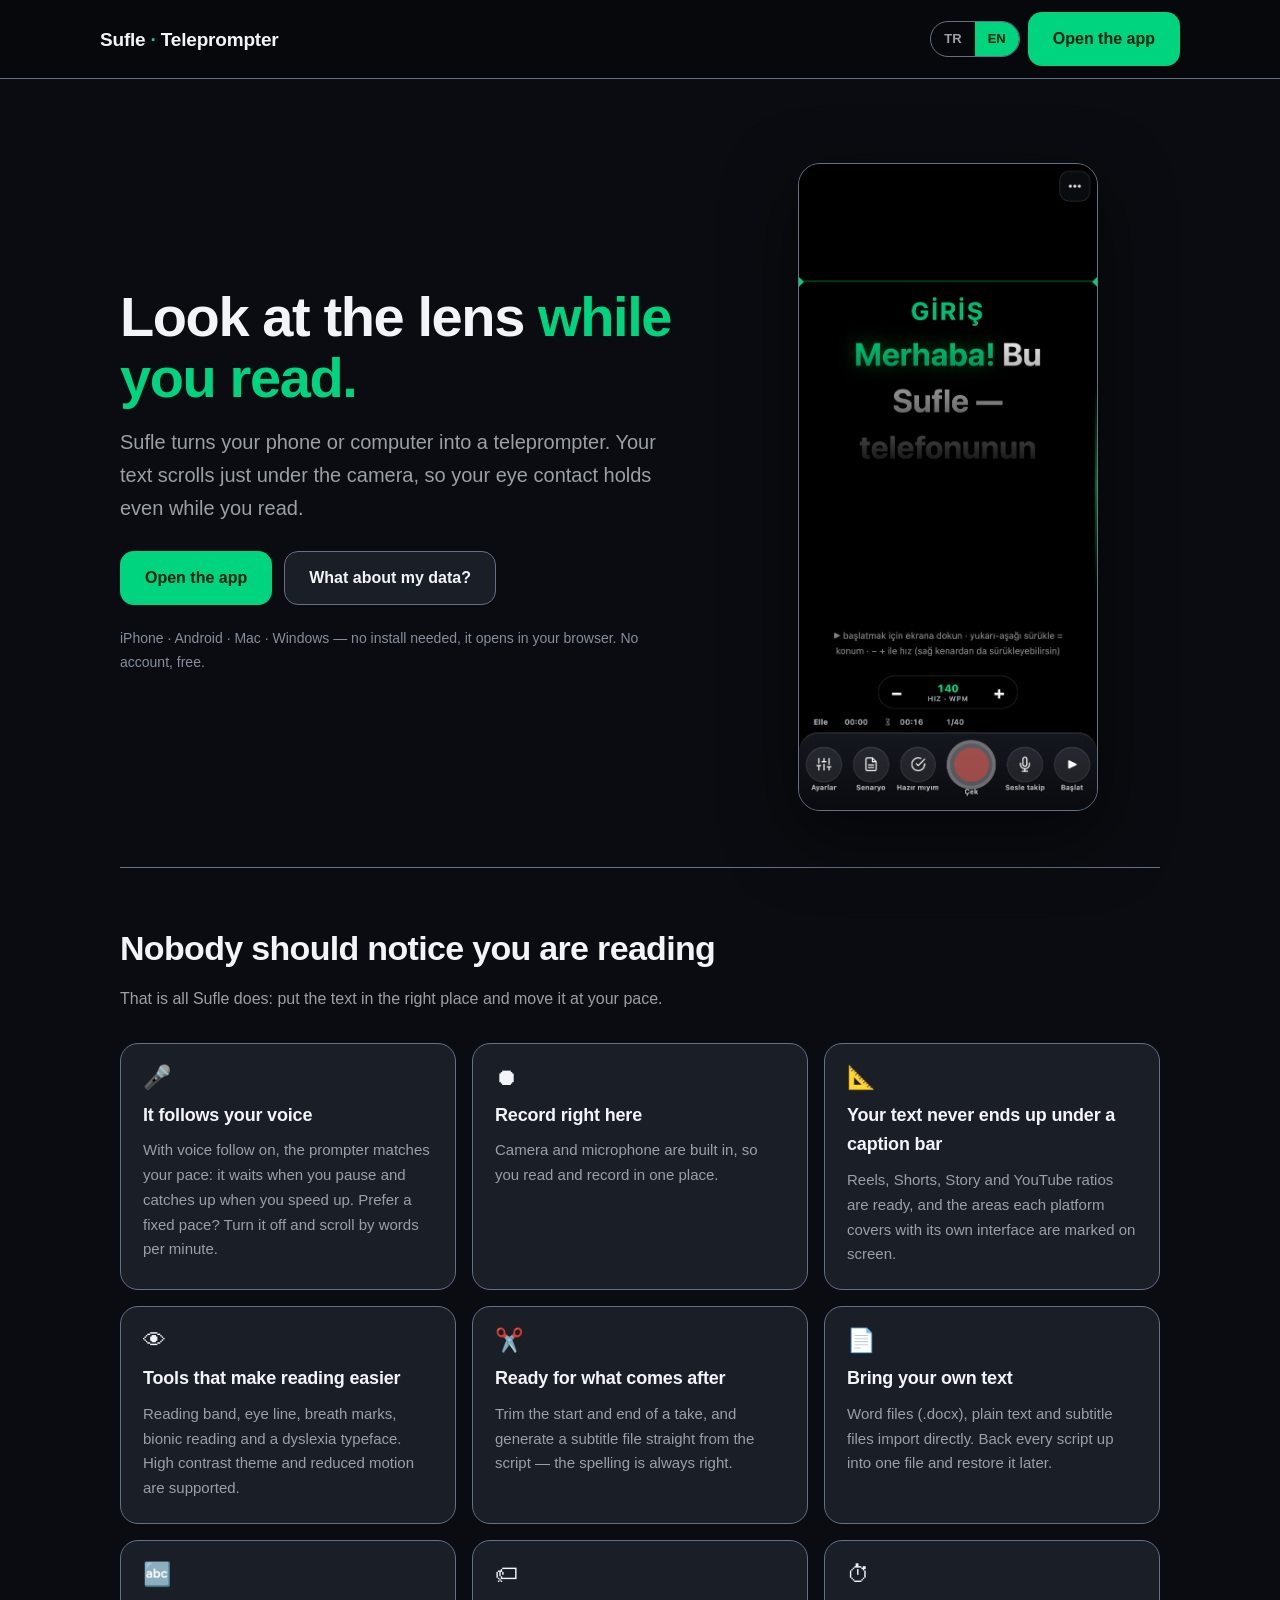
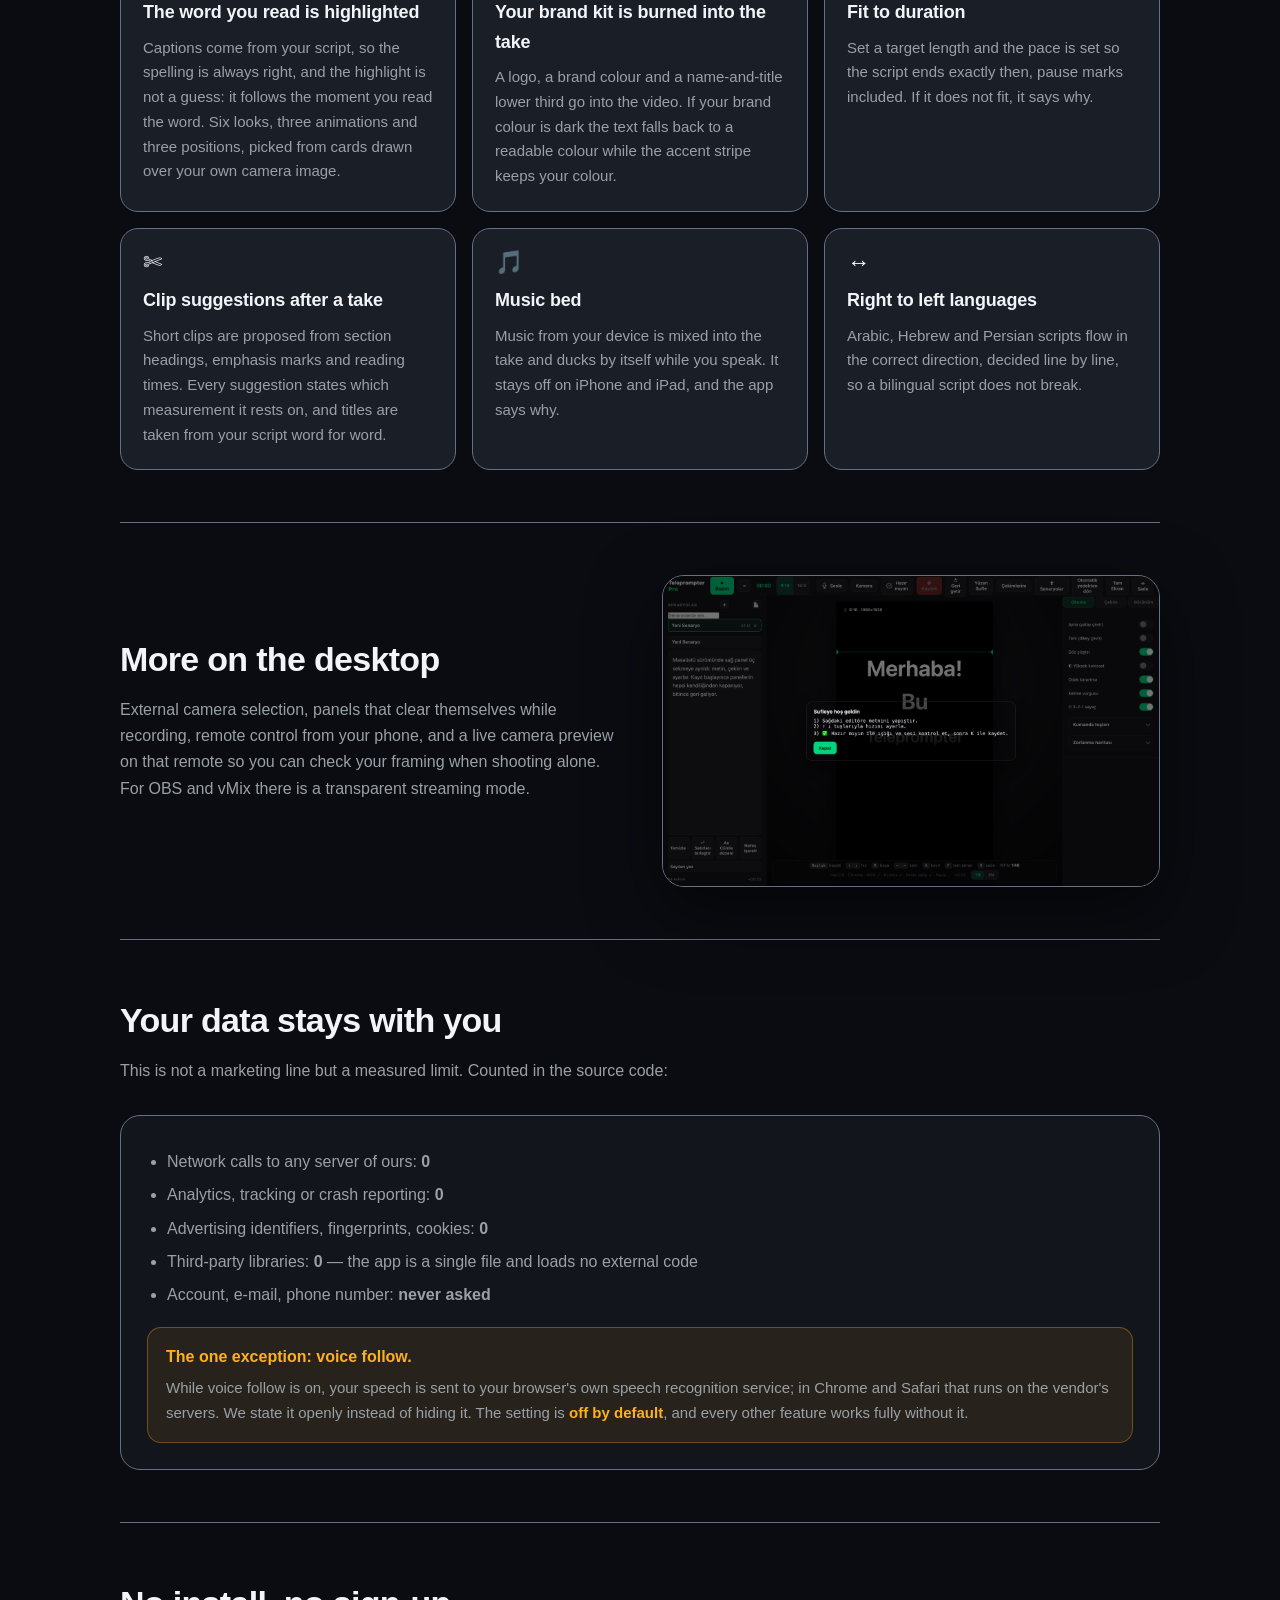
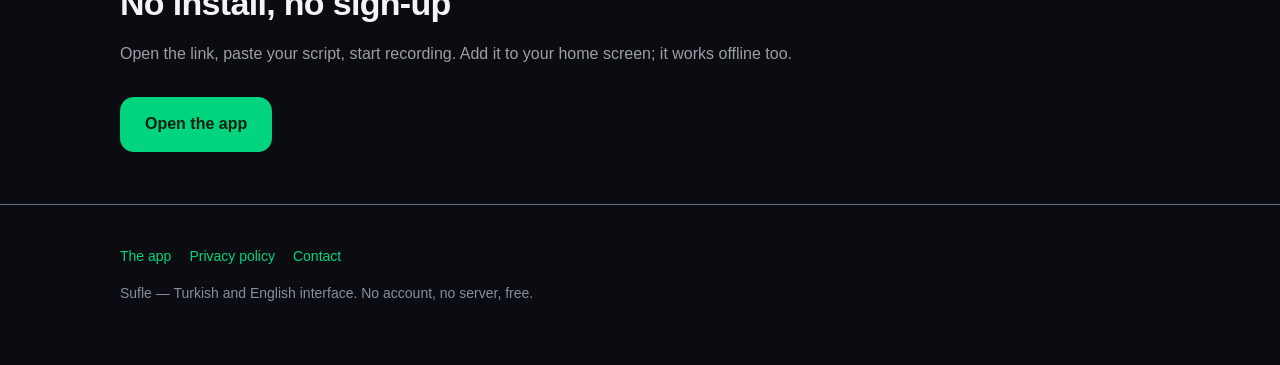
<file: tanitim.html>
<!doctype html>
<html lang="tr">
<head>
<meta charset="utf-8">
<meta name="viewport" content="width=device-width,initial-scale=1,viewport-fit=cover">
<title>Sufle — Türkçe Teleprompter Uygulaması | Ücretsiz</title>
<meta name="description" content="Kameraya bakarken metnini oku. Sesle takip, hız denetimi, kamerayla kayıt. Hesap yok, sunucu yok, ücretsiz. iPhone, Android, Mac ve Windows.">
<link rel="canonical" href="https://erdalk05.github.io/sufle/tanitim.html">
<meta property="og:type" content="website">
<meta property="og:title" content="Sufle — Türkçe Teleprompter Uygulaması">
<meta property="og:description" content="Kameraya bakarken metnini oku. Sesle takip, kamerayla kayıt, hesap yok. Ücretsiz.">
<meta property="og:url" content="https://erdalk05.github.io/sufle/tanitim.html">
<meta property="og:image" content="https://erdalk05.github.io/sufle/magaza/ekranlar/02-konustukca-akar.png">
<meta property="og:locale" content="tr_TR">
<meta name="twitter:card" content="summary_large_image">
<meta name="twitter:title" content="Sufle — Türkçe Teleprompter Uygulaması">
<meta name="twitter:description" content="Kameraya bakarken metnini oku. Sesle takip, kamerayla kayıt, hesap yok.">
<meta name="twitter:image" content="https://erdalk05.github.io/sufle/magaza/ekranlar/02-konustukca-akar.png">
<link rel="icon" href="icon-192.png">
<style>
/* ==CEKIRDEK:jetonlar.css== */
/* ÜRETİLDİ — ELLE DÜZENLEME. Kaynak: cekirdek/jetonlar.css
   Değişiklik oraya yazılır, sonra: python3 derle.py
   (kapı bayat çıktıyı yakalar, elle düzenlemen sessizce kaybolur) */
/* SUFLE tasarım jetonları — TEK KAYNAK, iki kabuğa da derle.py gömer.
   Elle düzenlenecek yer BURASI; index.html ve mac/*.html içindeki kopyalar üretilmiştir.

   NEDEN ROL BAZLI: bugün tek bir --accent:#00C853 her işi görüyor — birincil
   düğme, aktif sekme, saat, KAYIT. Kullanıcı ekranda beş yeşil görüp hangisinin
   asıl eylem olduğunu ayırt edemiyor. Rakip analizindeki 25. kategori (UI/görsel
   tasarım) 3 puan alıyor ve kaybın büyük kısmı bu.

   ⚠️ BU DOSYA ŞU AN HİÇBİR KURALI DEĞİŞTİRMİYOR — yalnız değişken tanımlıyor.
   Amaç boru hattını GÖRSEL DEĞİŞİKLİK OLMADAN kanıtlamak. Kuralların jetonlara
   geçişi B.1'de tek tek, ölçerek yapılacak. Bir jetonu bugün kullanan yoksa
   ekranda hiçbir şey değişmez; bu kasıtlıdır.

   KONTRAST ÖLÇÜLDÜ, seçilmedi (WCAG 2.1 nispi parlaklık, en zor zemin
   --s-raised #1C1C22). tests/121 bu oranları her koşuda yeniden hesaplıyor.

   ÖLÇÜMÜN ORTAYA ÇIKARDIĞI ŞEY: metin olarak okunan kırmızı ile ÜSTÜNE BEYAZ
   YAZI GELEN kırmızı aynı renk OLAMIYOR. #FF4D4F koyu zeminde yazı olarak 5,19
   (geçer) ama dolgu yapılıp üstüne beyaz yazılınca 3,27 (kalır). Bu yüzden
   rollerin dolgu ve metin biçimleri AYRI jeton; tek renkle idare etmek
   erişilebilirliği sessizce kırardı. */

:root{
  /* --- yüzeyler --- */
  /* YÜZEYLERİN BİR SICAKLIĞI VAR. Eskiler nötr griydi (#08090C→#1C1C22) ve
     nötr gri, tasarlanmış değil "varsayılan karanlık kip" gibi okunuyor —
     Erdal'ın "yapay zekâ tasarımı gibi" dediği şeyin ölçülebilir yarısı bu.
     Hepsi aynı mavi-grafit yönüne kaydırıldı: renk sıcaklığı tutarlı olunca
     ekran "seçilmiş" hissi veriyor. Açıklık basamakları KORUNDU, yani
     kontrast oranları düşmüyor (tests/121 ve kontrast.py doğruluyor). */
  --s-bg:#0A0C11;          /* en arka zemin */
  --s-surface:#12151C;     /* sayfa/panel */
  --s-raised:#1A1E27;      /* kart, yükseltilmiş kutu */
  --s-line:#667085;        /* ayraç + kontrol sınırı: koyu yüzeyde 3:1 üstü */

  /* --- metin --- */
  --t-hi:#F2F4F8;          /* 15,40 : başlık ve gövde */
  --t-mid:#9AA0A6;         /*  6,42 : yardımcı metin */
  --t-low:#868E9E;         /*  5,15 : en soluk okunabilir. #6B7280 ÖLÇÜLDÜ 3,51 = KALDI */

  /* --- roller: DOLGU (üstündeki yazıyla birlikte AA) --- */
  --r-action:#00D47E;      --on-action:#04210F;   /* 8,72 — asıl eylem, ekranda TEK olmalı */
  --r-record:#D93036;      --on-record:#FFFFFF;   /* 4,74 — kayıt/yıkıcı */
  --r-info:#2563EB;        --on-info:#FFFFFF;     /* 5,17 — bilgi/ikincil */
  --r-warn:#FFB020;        --on-warn:#231704;     /* 9,60 — uyarı */

  /* --- roller: METİN/İKON biçimi (koyu yüzey üstünde) --- */
  --r-action-t:#00D47E;    /* 8,65 */
  --r-record-t:#FF4D4F;    /* 5,19 — dolgu biçiminden BİLEREK farklı */
  --r-info-t:#6BA6FF;      /* 6,88 — dolgu biçiminden BİLEREK farklı */
  --r-warn-t:#FFB020;      /* 9,27 */

  /* --- tipografi: 5 adım. Bugün 11/12/13/14/15px karışık kullanılıyor. --- */
  /* MİKRO ETİKET — İKON DÜĞMESİNİN ALTI. Ölçek dışı bir kaçamak DEĞİL,
     ÖLÇÜLMÜŞ bir adım: alt çubuğun beş düğmesinin altındaki adlar 360 px
     genişlikte 11 px ile YAN YANA ÇAKIŞIYOR ("Senaryo" ile "Hazır mıyım"
     birbirine giriyor), 10 px ile çakışmıyor. Ölçüm gerçek tarayıcıda,
     düğme adımı ile metin genişliği karşılaştırılarak yapıldı.
     KULLANIM ALANI DAR: yalnız bir ikonun altındaki ad ve ekran üstü
     rehber etiketi. Gövde metni burada YAZILMAZ — 10 px okuma boyu değil. */
  --tx-2xs:10px;
  --tx-xs:11px;            /* ALL CAPS etiket */
  --tx-sm:13px;            /* yardımcı metin */
  --tx-md:15px;            /* gövde, düğme */
  --tx-lg:19px;            /* panel başlığı */
  --tx-xl:26px;            /* sayaç, WPM */
  /* GİRİŞ EKRANININ MARKA YAZISI. 30 px ölçek dışıydı ve rastgele bir sayı
     gibi duruyordu; küçültmek markayı kırpardı. Doğrusu ölçeğe ALTINCI ADIM
     olarak yazmak: değer aynı, artık seçilmiş ve tek yerden yönetiliyor. */
  --tx-hero:30px;          /* yalnız giriş ekranı başlığı */
  /* Sufle metninin kendi ölçeği ayrı yaşar — kullanıcı onu elle ayarlıyor. */

  /* --- boşluk: 4px ritmi. Bugün 6/7/9/11/14px karışık. --- */
  --sp-1:4px; --sp-2:8px; --sp-3:12px; --sp-4:16px; --sp-6:24px; --sp-8:32px;

  /* --- YÜKSELTİ (derinlik) ---
     Ölçüldü: uygulamada yalnız 4 `box-shadow` ve 4 `:active` vardı. Düz
     yüzeyler "hazır şablon" hissi veriyor. Bir ışık kaynağı varsayıyoruz:
     üstten. Her yükseltilmiş yüzeyin ÜST kenarında 1 px ince aydınlık,
     altında yumuşak gölge — kâğıdın kalınlığı buradan okunuyor. */
  --el-1:0 1px 2px rgba(0,0,0,.35), inset 0 1px 0 rgba(255,255,255,.055);
  --el-2:0 8px 24px rgba(0,0,0,.45), inset 0 1px 0 rgba(255,255,255,.07);
  --el-3:0 18px 48px rgba(0,0,0,.55), inset 0 1px 0 rgba(255,255,255,.08);

  /* --- HAREKET ---
     Dokununca hiçbir şey olmaması, arayüzü "ölü" gösteriyor. Süreler kısa:
     140 ms bir basışta fark edilir ama beklemeye dönüşmez. Hareket azaltma
     tercihi olan kullanıcıda BU DEĞİŞKENLER SIFIRLANIR (aşağıda). */
  --hiz-hizli:120ms; --hiz-orta:180ms;
  --egri:cubic-bezier(.22,.61,.36,1);   /* çıkışta yavaşlayan, doğal */
  --bas:.97;                             /* basış küçülmesi */

  /* --- biçim --- */
  --rad-sm:8px; --rad-md:12px; --rad-lg:16px; --rad-full:999px;
  --ring:0 0 0 3px rgba(0,212,126,.45);   /* klavye odağı — görünür olmak ZORUNDA */
  --tap:44px;                              /* en küçük dokunma hedefi */
}

/* Sayısal göstergeler zıplamasın (süre, WPM, sayaç).
   Tek görsel etkisi olan kural bu ve KASITLI: rakamların genişliği eşitlenir,
   sayaç her saniye sağa sola oynamaz. Ölçüsü değişmez, yalnız hizası. */
.tnum,[data-tnum]{font-variant-numeric:tabular-nums;font-feature-settings:"tnum" 1}

/* HAREKET AZALTMA TERCİHİNE SAYGI — tek yerden. Süreleri ve basış
   küçülmesini sıfırlamak, her bileşende ayrı ayrı kural yazmaktan hem kısa
   hem de UNUTULAMAZ: yeni bir bileşen jetonu kullandığı anda kurala uyuyor. */
@media (prefers-reduced-motion: reduce){
  :root{ --hiz-hizli:0ms; --hiz-orta:0ms; --bas:1; }
}
/* ==/CEKIRDEK:jetonlar.css== */

*{box-sizing:border-box}
html{-webkit-text-size-adjust:100%}
body{margin:0;background:var(--s-bg);color:var(--t-hi);
  font:16px/1.65 -apple-system,BlinkMacSystemFont,'Segoe UI',Roboto,Helvetica,Arial,sans-serif;
  overflow-x:hidden}
img{max-width:100%;height:auto;display:block}
a{color:var(--r-action);text-decoration:none}
.wrap{max-width:1080px;margin:0 auto;padding:0 20px}

/* --- üst şerit --- */
header{position:sticky;top:0;z-index:9;background:rgba(8,9,12,.86);
  backdrop-filter:blur(12px);border-bottom:1px solid var(--s-line)}
.hrow{display:flex;align-items:center;justify-content:space-between;gap:12px;
  padding:12px 0;flex-wrap:wrap}
.logo{font-weight:800;font-size:19px;letter-spacing:-.01em}
.logo i{color:var(--r-action);font-style:normal}
.hact{display:flex;align-items:center;gap:8px}
.lang{display:flex;border:1px solid var(--s-line);border-radius:999px;overflow:hidden}
.lang button{background:none;border:0;color:var(--t-mid);font:inherit;font-size:13px;
  font-weight:700;padding:6px 13px;cursor:pointer}
.lang button.on{background:var(--r-action);color:var(--on-action)}

/* --- düğmeler --- */
.btn{display:inline-flex;align-items:center;justify-content:center;gap:8px;
  min-height:48px;padding:13px 24px;border-radius:14px;font-weight:750;font-size:16px;
  border:1px solid transparent;cursor:pointer}
.btn.pri{background:var(--r-action);color:var(--on-action)}
.btn.sec{background:var(--s-raised);color:var(--t-hi);border-color:var(--s-line)}

/* --- kahraman --- */
.hero{padding:64px 0 40px;display:grid;gap:44px;grid-template-columns:1fr}
h1{font-size:clamp(34px,7vw,56px);line-height:1.08;letter-spacing:-.025em;margin:0 0 18px}
h1 em{font-style:normal;color:var(--r-action)}
.lede{font-size:clamp(17px,2.4vw,20px);color:var(--t-mid);margin:0 0 26px;max-width:36em}
.cta{display:flex;gap:12px;flex-wrap:wrap}
.plat{margin-top:22px;color:var(--t-low);font-size:14px}
.shot{border:1px solid var(--s-line);border-radius:22px;overflow:hidden;
  background:var(--s-surface);box-shadow:0 24px 70px rgba(0,0,0,.55)}
.shot.tel{max-width:300px;margin:0 auto}

/* --- bölümler --- */
section{padding:52px 0;border-top:1px solid var(--s-line)}
h2{font-size:clamp(25px,4vw,34px);letter-spacing:-.02em;margin:0 0 10px}
.sub{color:var(--t-mid);margin:0 0 30px;max-width:44em}
.grid{display:grid;gap:16px;grid-template-columns:1fr}
.card{background:var(--s-raised);border:1px solid var(--s-line);border-radius:18px;padding:22px}
.card h3{margin:0 0 8px;font-size:18px;letter-spacing:-.01em}
.card p{margin:0;color:var(--t-mid);font-size:15px}
.card .em{font-size:23px;line-height:1;display:block;margin-bottom:12px}

/* --- gizlilik --- */
.priv{background:var(--s-surface);border:1px solid var(--s-line);border-radius:20px;padding:26px}
.priv ul{margin:0;padding-left:20px;color:var(--t-mid)}
.priv li{margin:7px 0}
.istisna{margin-top:18px;padding:16px 18px;border-radius:14px;
  background:rgba(255,176,32,.09);border:1px solid rgba(255,176,32,.32)}
.istisna b{color:var(--r-warn)}
.istisna p{margin:6px 0 0;color:var(--t-mid);font-size:15px}

/* --- masaüstü --- */
.two{display:grid;gap:30px;grid-template-columns:1fr;align-items:center}

footer{padding:40px 0 60px;border-top:1px solid var(--s-line);color:var(--t-low);font-size:14px}
footer nav{display:flex;gap:18px;flex-wrap:wrap;margin-bottom:14px}

@media (min-width:760px){
  .hero{grid-template-columns:1.15fr .85fr;align-items:center;padding:84px 0 56px}
  .grid{grid-template-columns:repeat(3,1fr)}
  .two{grid-template-columns:1fr 1fr;gap:44px}
}
@media (prefers-reduced-motion:no-preference){
  .btn{transition:filter .15s}
  .btn:hover{filter:brightness(1.08)}
}
</style>
</head>
<body>

<header>
  <div class="wrap hrow">
    <div class="logo">Sufle<i> ·</i> <span data-i="urun">Teleprompter</span></div>
    <div class="hact">
      <div class="lang" role="group" aria-label="Dil / Language">
        <button id="tr" class="on" aria-pressed="true">TR</button>
        <button id="en" aria-pressed="false">EN</button>
      </div>
      <a class="btn pri" href="./index.html" data-i="ac">Uygulamayı aç</a>
    </div>
  </div>
</header>

<main>
<div class="wrap">

  <div class="hero">
    <div>
      <h1><span data-i="h1a">Kameraya bakarken</span> <em data-i="h1b">metnini oku.</em></h1>
      <p class="lede" data-i="lede">Sufle telefonunu ya da bilgisayarını bir sufle cihazına çeviriyor. Metnin kameranın hemen altında akar, böylece okurken bile göz teması bozulmaz.</p>
      <div class="cta">
        <a class="btn pri" href="./index.html" data-i="ac2">Uygulamayı aç</a>
        <a class="btn sec" href="#gizlilik" data-i="nasil">Verilerim ne oluyor?</a>
      </div>
      <p class="plat" data-i="plat">iPhone · Android · Mac · Windows — kurulum gerekmez, tarayıcıda açılır. Hesap yok, ücretsiz.</p>
    </div>
    <div class="shot tel">
      <img src="magaza/ekranlar/02-konustukca-akar.png" width="1290" height="2796"
           alt="Sufle telefonda: metin ekranda akarken durum satırında sesle takip görünüyor" loading="eager">
    </div>
  </div>

  <section id="ozellikler">
    <h2 data-i="ozBas">Okuduğun belli olmasın</h2>
    <p class="sub" data-i="ozAlt">Sufle'nin yaptığı tek iş bu: metni doğru yere koymak ve senin hızınla akıtmak.</p>
    <div class="grid">
      <div class="card"><span class="em">🎤</span>
        <h3 data-i="k1b">Konuştukça akar</h3>
        <p data-i="k1p">Sesle takip açıkken sufle senin hızına uyar; duraksarsan bekler, hızlanırsan yetişir. İstemezsen kapat, dakikadaki kelime (WPM) ile sabit hızda aksın.</p></div>
      <div class="card"><span class="em">⏺</span>
        <h3 data-i="k2b">Çekimi burada yaparsın</h3>
        <p data-i="k2p">Kamera ve mikrofon uygulamanın içinde: okurken kaydedersin, ayrı bir uygulamaya geçmen gerekmez.</p></div>
      <div class="card"><span class="em">📐</span>
        <h3 data-i="k3b">Yazın arayüzün altında kalmaz</h3>
        <p data-i="k3p">Reels, Shorts, Story ve YouTube oranları hazır; platform arayüzünün kapatacağı alanlar ekranda işaretli.</p></div>
      <div class="card"><span class="em">👁</span>
        <h3 data-i="k4b">Okumayı kolaylaştıran araçlar</h3>
        <p data-i="k4p">Okuma şeridi, göz çizgisi, nefes işaretleri, biyonik okuma ve disleksi yazı tipi. Yüksek kontrast teması ve hareket azaltma desteklenir.</p></div>
      <div class="card"><span class="em">✂️</span>
        <h3 data-i="k5b">Çekimden sonrası da hazır</h3>
        <p data-i="k5p">Videoyu baştan ve sondan kesebilir, altyazı dosyasını senaryodan üretebilirsin — metin zaten elinde, bu yüzden yazım her zaman doğru.</p></div>
      <div class="card"><span class="em">📄</span>
        <h3 data-i="k6b">Kendi metinlerinle çalış</h3>
        <p data-i="k6p">Word dosyası (.docx), düz metin ve altyazı dosyalarını doğrudan alır. Bütün senaryolarını tek dosyaya yedekleyip geri yükleyebilirsin.</p></div>
      <div class="card"><span class="em">🔤</span>
        <h3 data-i="k7b">Okuduğun kelime altyazıda vurgulanır</h3>
        <p data-i="k7p">Altyazı senaryodan üretildiği için yazım her zaman doğru; vurgu da tahmin değil, senin okuma anına dayanıyor. Altı görünüm, üç animasyon ve üç konum var; görünümü kendi kamera görüntünün üstünde kartlara bakarak seçersin.</p></div>
      <div class="card"><span class="em">🏷</span>
        <h3 data-i="k8b">Marka kitin çekime işlenir</h3>
        <p data-i="k8p">Logo, marka rengi ve ad-unvan alt bandı videoya girer. Marka rengin koyuysa yazı okunur bir renge düşer, şerit yine senin rengin kalır.</p></div>
      <div class="card"><span class="em">⏱</span>
        <h3 data-i="k9b">Süreye sığdır</h3>
        <p data-i="k9p">Hedef süreyi ver, hız metni tam o sürede bitirecek şekilde ayarlansın; duraklama işaretleri hesaba katılır. Sığmıyorsa sebebini söyler.</p></div>
      <div class="card"><span class="em">✄</span>
        <h3 data-i="k10b">Çekimden sonra klip önerileri</h3>
        <p data-i="k10p">Bölüm başlıkları, vurgu işaretleri ve okuma zamanlarından kısa klipler önerilir. Her öneri hangi ölçüme dayandığını yazar; başlıklar senaryodan birebir alınır.</p></div>
      <div class="card"><span class="em">🎵</span>
        <h3 data-i="k11b">Müzik yatağı</h3>
        <p data-i="k11p">Cihazından seçtiğin müzik çekime karışır ve konuşurken kendiliğinden kısılır. iPhone ve iPadde kapalı tutulur; sebebi uygulamada yazar.</p></div>
      <div class="card"><span class="em">↔︎</span>
        <h3 data-i="k12b">Sağdan sola diller</h3>
        <p data-i="k12p">Arapça, İbranice ve Farsça senaryolar doğru yönde akar. Yön satır satır belirlendiği için iki dilli senaryo bozulmaz.</p></div>
    </div>
  </section>

  <section id="masaustu">
    <div class="two">
      <div>
        <h2 data-i="msBas">Masaüstünde daha fazlası</h2>
        <p class="sub" data-i="msAlt">Harici kamera seçimi, kayıtta panellerin kendiliğinden kapanması, telefonundan uzaktan kumanda ve kumanda ekranında kameranın gördüğü kare — tek başına çekim yaparken kadrajını görebilirsin. OBS ve vMix kullananlar için şeffaf zeminli yayın kipi var.</p>
      </div>
      <div class="shot">
        <img src="magaza/ekranlar/06-masaustu-paneller.png" width="2880" height="1800"
             alt="Sufle masaüstü sürümü: sağ panelde metin, çekim ve ayarlar sekmeleri" loading="lazy">
      </div>
    </div>
  </section>

  <section id="gizlilik">
    <h2 data-i="gzBas">Verilerin sende kalır</h2>
    <p class="sub" data-i="gzAlt">Bu bir pazarlama cümlesi değil, ölçülen bir sınır. Kaynak kodda sayıldı:</p>
    <div class="priv">
      <ul>
        <li data-i="g1">Bize ait sunucuya giden ağ çağrısı: <b>0</b></li>
        <li data-i="g2">Analitik, izleme, çökme raporu aracı: <b>0</b></li>
        <li data-i="g3">Reklam kimliği, parmak izi, çerez: <b>0</b></li>
        <li data-i="g4">Üçüncü taraf kütüphane: <b>0</b> — uygulama tek dosya, dışarıdan kod yüklemiyor</li>
        <li data-i="g5">Hesap, e-posta, telefon numarası: <b>istenmiyor</b></li>
      </ul>
      <div class="istisna">
        <b data-i="gxB">Tek istisna: sesle takip.</b>
        <p data-i="gxP">Sesle takip açıkken konuşmanız tarayıcınızın kendi ses tanıma servisine gider; Chrome ve Safari bunu üreticinin sunucusunda işler. Bunu saklamak yerine yazıyoruz. Ayar <b>varsayılan olarak kapalıdır</b> ve kapalıyken diğer bütün özellikler tam çalışır.</p>
      </div>
    </div>
  </section>

  <section id="basla">
    <h2 data-i="bsBas">Kurulum yok, kayıt yok</h2>
    <p class="sub" data-i="bsAlt">Bağlantıyı aç, metnini yapıştır, çekmeye başla. Ana ekrana ekleyebilirsin; çevrimdışı da çalışır.</p>
    <div class="cta">
      <a class="btn pri" href="./index.html" data-i="ac3">Uygulamayı aç</a>
    </div>
  </section>

</div>
</main>

<footer>
  <div class="wrap">
    <nav>
      <a href="./index.html" data-i="fUyg">Uygulama</a>
      <a href="./GIZLILIK.md" data-i="fGiz">Gizlilik politikası</a>
      <a href="mailto:erdalkiziroglu@gmail.com" data-i="fIlt">İletişim</a>
    </nav>
    <div data-i="fAlt">Sufle — Türkçe ve İngilizce arayüz. Hesap yok, sunucu yok, ücretsiz.</div>
  </div>
</footer>

<script type="application/ld+json">
{"@context":"https://schema.org","@type":"SoftwareApplication",
"name":"Sufle — Teleprompter","applicationCategory":"MultimediaApplication",
"operatingSystem":"iOS, Android, macOS, Windows","inLanguage":["tr","en"],
"url":"https://erdalk05.github.io/sufle/tanitim.html",
"description":"Kameraya bakarken metnini okumanı sağlayan sufle uygulaması. Sesle takip, hız denetimi, kamerayla kayıt.",
"offers":{"@type":"Offer","price":"0","priceCurrency":"TRY"}}
</script>

<script>
/* Vitrin metni İKİ DİLDE. Uygulamanın kendisi iki dilli olduğu hâlde tanıtım
   sayfası tek dilde kalsaydı, İngilizce arayan biri ürünün İngilizce
   konuştuğunu hiç öğrenemezdi.
   Sözlük burada gömülü: sayfa file:// altında da, çevrimdışı da açılmalı ve
   dışarıdan hiçbir kaynak yüklememeli — gizlilik bölümündeki "üçüncü taraf
   kütüphane 0" sözü bu sayfa için de geçerli. */
const S={
 urun:['Teleprompter','Teleprompter'],
 ac:['Uygulamayı aç','Open the app'],
 ac2:['Uygulamayı aç','Open the app'],
 ac3:['Uygulamayı aç','Open the app'],
 nasil:['Verilerim ne oluyor?','What about my data?'],
 h1a:['Kameraya bakarken','Look at the lens'],
 h1b:['metnini oku.','while you read.'],
 lede:['Sufle telefonunu ya da bilgisayarını bir sufle cihazına çeviriyor. Metnin kameranın hemen altında akar, böylece okurken bile göz teması bozulmaz.',
       'Sufle turns your phone or computer into a teleprompter. Your text scrolls just under the camera, so your eye contact holds even while you read.'],
 plat:['iPhone · Android · Mac · Windows — kurulum gerekmez, tarayıcıda açılır. Hesap yok, ücretsiz.',
       'iPhone · Android · Mac · Windows — no install needed, it opens in your browser. No account, free.'],
 ozBas:['Okuduğun belli olmasın','Nobody should notice you are reading'],
 k7b:['Okuduğun kelime altyazıda vurgulanır','The word you read is highlighted'],
 k7p:['Altyazı senaryodan üretildiği için yazım her zaman doğru; vurgu da tahmin değil, senin okuma anına dayanıyor. Altı görünüm, üç animasyon ve üç konum var; görünümü kendi kamera görüntünün üstünde kartlara bakarak seçersin.',
      'Captions come from your script, so the spelling is always right, and the highlight is not a guess: it follows the moment you read the word. Six looks, three animations and three positions, picked from cards drawn over your own camera image.'],
 k8b:['Marka kitin çekime işlenir','Your brand kit is burned into the take'],
 k8p:['Logo, marka rengi ve ad-unvan alt bandı videoya girer. Marka rengin koyuysa yazı okunur bir renge düşer, şerit yine senin rengin kalır.',
      'A logo, a brand colour and a name-and-title lower third go into the video. If your brand colour is dark the text falls back to a readable colour while the accent stripe keeps your colour.'],
 k9b:['Süreye sığdır','Fit to duration'],
 k9p:['Hedef süreyi ver, hız metni tam o sürede bitirecek şekilde ayarlansın; duraklama işaretleri hesaba katılır. Sığmıyorsa sebebini söyler.',
      'Set a target length and the pace is set so the script ends exactly then, pause marks included. If it does not fit, it says why.'],
 k10b:['Çekimden sonra klip önerileri','Clip suggestions after a take'],
 k10p:['Bölüm başlıkları, vurgu işaretleri ve okuma zamanlarından kısa klipler önerilir. Her öneri hangi ölçüme dayandığını yazar; başlıklar senaryodan birebir alınır.',
       'Short clips are proposed from section headings, emphasis marks and reading times. Every suggestion states which measurement it rests on, and titles are taken from your script word for word.'],
 k11b:['Müzik yatağı','Music bed'],
 k11p:['Cihazından seçtiğin müzik çekime karışır ve konuşurken kendiliğinden kısılır. iPhone ve iPadde kapalı tutulur; sebebi uygulamada yazar.',
       'Music from your device is mixed into the take and ducks by itself while you speak. It stays off on iPhone and iPad, and the app says why.'],
 k12b:['Sağdan sola diller','Right to left languages'],
 k12p:['Arapça, İbranice ve Farsça senaryolar doğru yönde akar. Yön satır satır belirlendiği için iki dilli senaryo bozulmaz.',
       'Arabic, Hebrew and Persian scripts flow in the correct direction, decided line by line, so a bilingual script does not break.'],
 ozAlt:["Sufle'nin yaptığı tek iş bu: metni doğru yere koymak ve senin hızınla akıtmak.",
        'That is all Sufle does: put the text in the right place and move it at your pace.'],
 k1b:['Konuştukça akar','It follows your voice'],
 k1p:['Sesle takip açıkken sufle senin hızına uyar; duraksarsan bekler, hızlanırsan yetişir. İstemezsen kapat, dakikadaki kelime (WPM) ile sabit hızda aksın.',
      'With voice follow on, the prompter matches your pace: it waits when you pause and catches up when you speed up. Prefer a fixed pace? Turn it off and scroll by words per minute.'],
 k2b:['Çekimi burada yaparsın','Record right here'],
 k2p:['Kamera ve mikrofon uygulamanın içinde: okurken kaydedersin, ayrı bir uygulamaya geçmen gerekmez.',
      'Camera and microphone are built in, so you read and record in one place.'],
 k3b:['Yazın arayüzün altında kalmaz','Your text never ends up under a caption bar'],
 k3p:['Reels, Shorts, Story ve YouTube oranları hazır; platform arayüzünün kapatacağı alanlar ekranda işaretli.',
      'Reels, Shorts, Story and YouTube ratios are ready, and the areas each platform covers with its own interface are marked on screen.'],
 k4b:['Okumayı kolaylaştıran araçlar','Tools that make reading easier'],
 k4p:['Okuma şeridi, göz çizgisi, nefes işaretleri, biyonik okuma ve disleksi yazı tipi. Yüksek kontrast teması ve hareket azaltma desteklenir.',
      'Reading band, eye line, breath marks, bionic reading and a dyslexia typeface. High contrast theme and reduced motion are supported.'],
 k5b:['Çekimden sonrası da hazır','Ready for what comes after'],
 k5p:['Videoyu baştan ve sondan kesebilir, altyazı dosyasını senaryodan üretebilirsin — metin zaten elinde, bu yüzden yazım her zaman doğru.',
      'Trim the start and end of a take, and generate a subtitle file straight from the script — the spelling is always right.'],
 k6b:['Kendi metinlerinle çalış','Bring your own text'],
 k6p:['Word dosyası (.docx), düz metin ve altyazı dosyalarını doğrudan alır. Bütün senaryolarını tek dosyaya yedekleyip geri yükleyebilirsin.',
      'Word files (.docx), plain text and subtitle files import directly. Back every script up into one file and restore it later.'],
 msBas:['Masaüstünde daha fazlası','More on the desktop'],
 msAlt:['Harici kamera seçimi, kayıtta panellerin kendiliğinden kapanması, telefonundan uzaktan kumanda ve kumanda ekranında kameranın gördüğü kare — tek başına çekim yaparken kadrajını görebilirsin. OBS ve vMix kullananlar için şeffaf zeminli yayın kipi var.',
        'External camera selection, panels that clear themselves while recording, remote control from your phone, and a live camera preview on that remote so you can check your framing when shooting alone. For OBS and vMix there is a transparent streaming mode.'],
 gzBas:['Verilerin sende kalır','Your data stays with you'],
 gzAlt:['Bu bir pazarlama cümlesi değil, ölçülen bir sınır. Kaynak kodda sayıldı:',
        'This is not a marketing line but a measured limit. Counted in the source code:'],
 g1:['Bize ait sunucuya giden ağ çağrısı: <b>0</b>','Network calls to any server of ours: <b>0</b>'],
 g2:['Analitik, izleme, çökme raporu aracı: <b>0</b>','Analytics, tracking or crash reporting: <b>0</b>'],
 g3:['Reklam kimliği, parmak izi, çerez: <b>0</b>','Advertising identifiers, fingerprints, cookies: <b>0</b>'],
 g4:['Üçüncü taraf kütüphane: <b>0</b> — uygulama tek dosya, dışarıdan kod yüklemiyor',
     'Third-party libraries: <b>0</b> — the app is a single file and loads no external code'],
 g5:['Hesap, e-posta, telefon numarası: <b>istenmiyor</b>','Account, e-mail, phone number: <b>never asked</b>'],
 gxB:['Tek istisna: sesle takip.','The one exception: voice follow.'],
 gxP:['Sesle takip açıkken konuşmanız tarayıcınızın kendi ses tanıma servisine gider; Chrome ve Safari bunu üreticinin sunucusunda işler. Bunu saklamak yerine yazıyoruz. Ayar <b>varsayılan olarak kapalıdır</b> ve kapalıyken diğer bütün özellikler tam çalışır.',
      "While voice follow is on, your speech is sent to your browser's own speech recognition service; in Chrome and Safari that runs on the vendor's servers. We state it openly instead of hiding it. The setting is <b>off by default</b>, and every other feature works fully without it."],
 bsBas:['Kurulum yok, kayıt yok','No install, no sign-up'],
 bsAlt:['Bağlantıyı aç, metnini yapıştır, çekmeye başla. Ana ekrana ekleyebilirsin; çevrimdışı da çalışır.',
        'Open the link, paste your script, start recording. Add it to your home screen; it works offline too.'],
 fUyg:['Uygulama','The app'],
 fGiz:['Gizlilik politikası','Privacy policy'],
 fIlt:['İletişim','Contact'],
 fAlt:['Sufle — Türkçe ve İngilizce arayüz. Hesap yok, sunucu yok, ücretsiz.',
       'Sufle — Turkish and English interface. No account, no server, free.']
};
const BASLIK=['Sufle — Türkçe Teleprompter Uygulaması | Ücretsiz',
              'Sufle — Teleprompter for iPhone, Android, Mac and Windows'];

function dil(k){
  const i = k==='en' ? 1 : 0;
  document.documentElement.lang = k;
  document.title = BASLIK[i];
  for (const anahtar in S){
    /* innerHTML: birkaç metin <b> taşıyor (gizlilik sayıları). Sözlük bu
       dosyada gömülü ve dışarıdan veri almıyor, o yüzden enjeksiyon yüzeyi
       yok. */
    document.querySelectorAll('[data-i="'+anahtar+'"]').forEach(e=>{
      e.innerHTML = S[anahtar][i];
    });
  }
  const t=document.getElementById('tr'), e=document.getElementById('en');
  t.classList.toggle('on', k==='tr'); e.classList.toggle('on', k==='en');
  t.setAttribute('aria-pressed', String(k==='tr'));
  e.setAttribute('aria-pressed', String(k==='en'));
  try{ localStorage.setItem('sufleVitrinDil', k); }catch(_){}
}
document.getElementById('tr').onclick=()=>dil('tr');
document.getElementById('en').onclick=()=>dil('en');

/* Tarayıcı dili İngilizceyse İngilizce açılsın. Kullanıcının seçimi
   önceliklidir: bir kez seçtiyse tarayıcı dili artık karışmaz. */
let secili=null;
try{ secili=localStorage.getItem('sufleVitrinDil'); }catch(_){}
dil(secili || (/^en/i.test(navigator.language||'') ? 'en' : 'tr'));
</script>
</body>
</html>
</file>
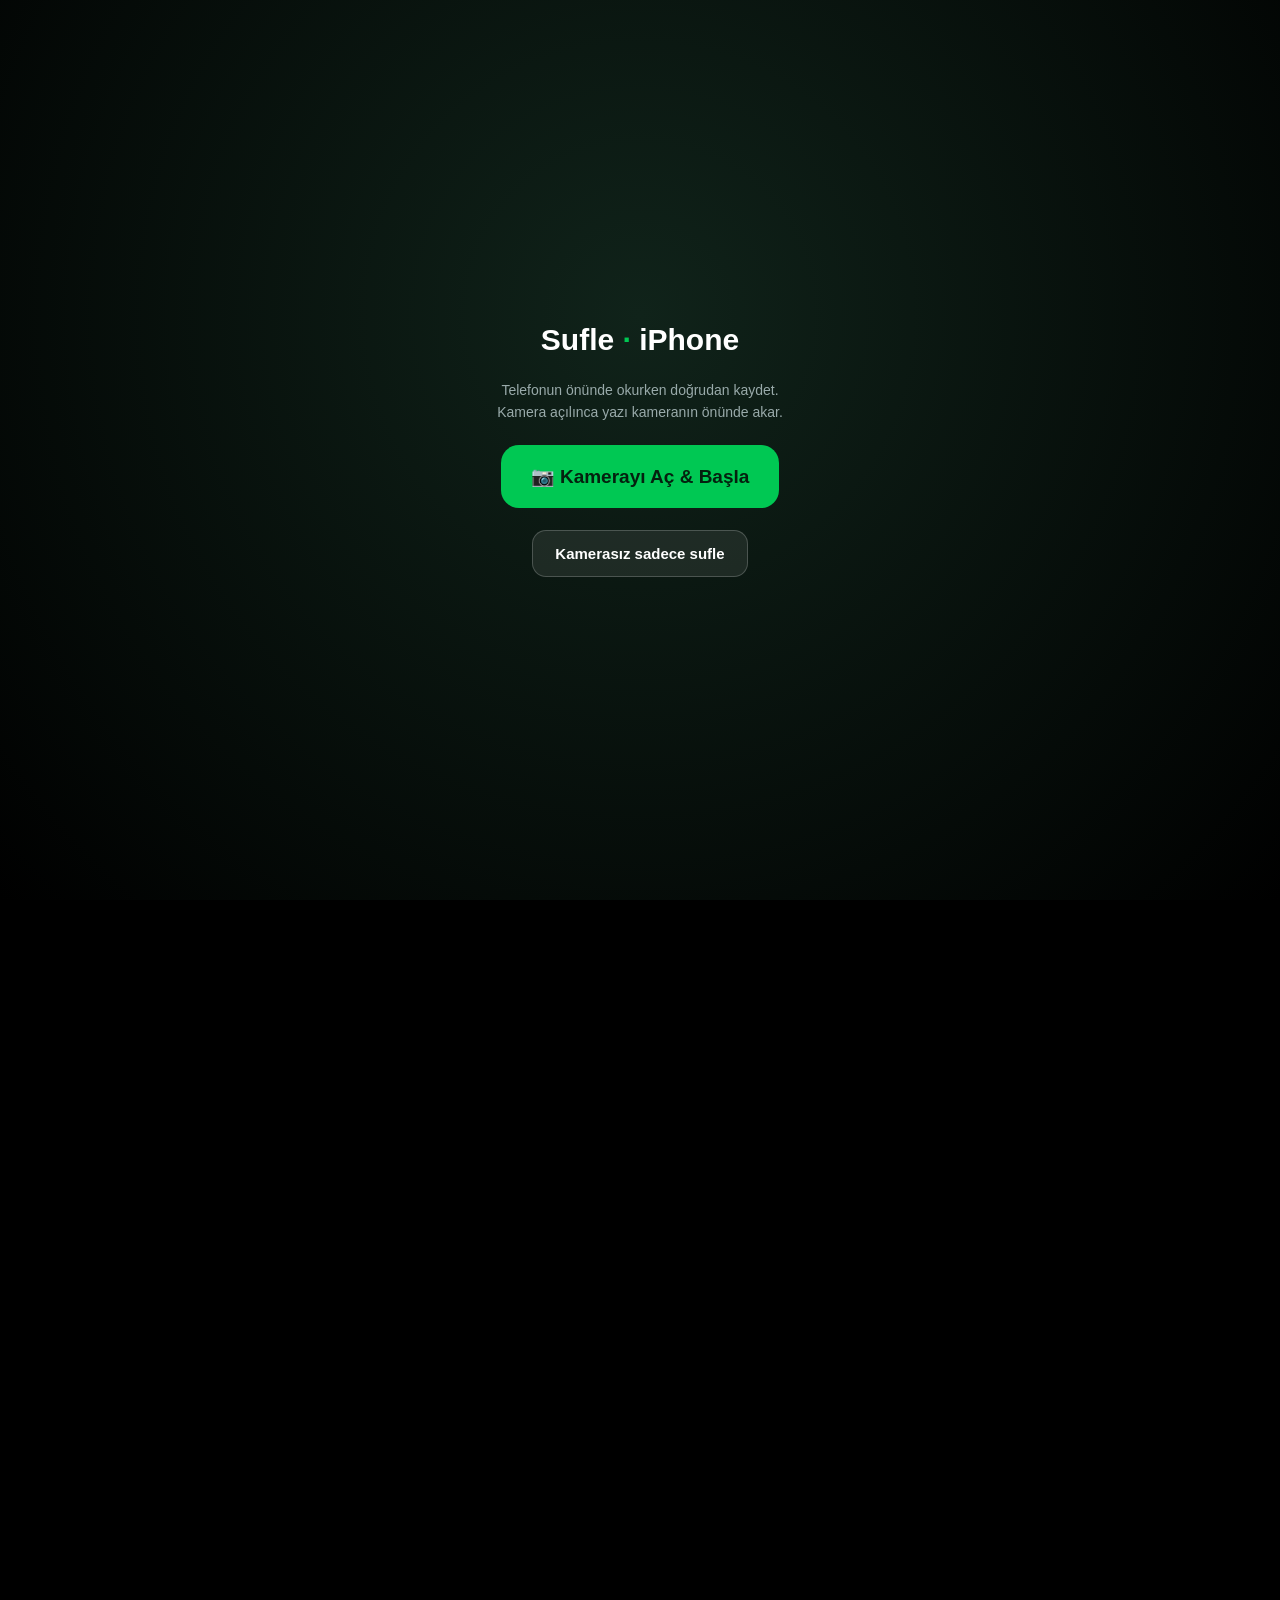
<file: belgeler/index_v1_yedek.html>
<!DOCTYPE html>
<html lang="tr">
<head>
<meta charset="UTF-8">
<meta name="viewport" content="width=device-width, initial-scale=1, maximum-scale=1, user-scalable=no, viewport-fit=cover">
<meta name="apple-mobile-web-app-capable" content="yes">
<meta name="apple-mobile-web-app-status-bar-style" content="black-translucent">
<meta name="theme-color" content="#000000">
<link rel="manifest" href="manifest.json">
<link rel="apple-touch-icon" href="icon-180.png">
<link rel="icon" href="icon-192.png">
<title>Sufle</title>
<style>
  :root{ --accent:#00C853; --txt:#fff; --eyeY:24%; --fs:46px; --lh:1.45; --mg:7vw; --pcolor:#fff; }
  *{box-sizing:border-box;margin:0;padding:0;-webkit-tap-highlight-color:transparent;
    -webkit-user-select:none;user-select:none;-webkit-touch-callout:none}
  html,body{height:100%;background:#000;color:var(--txt);overflow:hidden;
    font-family:-apple-system,BlinkMacSystemFont,"SF Pro Text","Helvetica Neue",sans-serif}
  body{position:fixed;inset:0}

  /* ===== SAHNE ===== */
  #stage{position:absolute;inset:0;overflow:hidden;background:#000}
  #cam{position:absolute;inset:0;width:100%;height:100%;object-fit:cover;display:none;background:#000}
  body.cam #cam{display:block}
  body.mirrorCam #cam{transform:scaleX(-1)}
  #prompt{position:absolute;inset:0;overflow:hidden;z-index:2}
  #scroller{
    padding:64% var(--mg) 70%;
    font-size:var(--fs);line-height:var(--lh);font-weight:700;color:var(--pcolor);
    text-align:center;white-space:pre-wrap;word-wrap:break-word;will-change:transform;
    text-shadow:0 2px 16px rgba(0,0,0,.7);
  }
  body.mirrorText #scroller{transform:scaleX(-1)}
  #scroller .w.active{color:var(--accent);text-shadow:0 0 24px rgba(0,200,83,.55)}

  /* okuma çizgisi + kamera hedefi */
  #eyeline{position:absolute;left:0;right:0;top:var(--eyeY);height:0;
    border-top:2px solid rgba(0,200,83,.45);z-index:3;pointer-events:none;display:none}
  body.eye #eyeline{display:block}
  #eyeline::before,#eyeline::after{content:"";position:absolute;top:-7px;border:7px solid transparent}
  #eyeline::before{left:0;border-left-color:var(--accent)}
  #eyeline::after{right:0;border-right-color:var(--accent)}
  #camMark{position:absolute;top:max(10px,env(safe-area-inset-top));left:50%;transform:translateX(-50%);
    z-index:3;background:rgba(0,200,83,.16);border:1px solid rgba(0,200,83,.5);color:#bfffd6;
    font-size:12px;font-weight:700;padding:5px 13px;border-radius:0 0 14px 14px;display:none}
  body.eye #camMark{display:block}

  /* odak karartma */
  body.dim #prompt{
    -webkit-mask-image:linear-gradient(to bottom,transparent calc(var(--eyeY) - 30%),#000 calc(var(--eyeY) - 4%),#000 calc(var(--eyeY) + 4%),transparent calc(var(--eyeY) + 36%));
            mask-image:linear-gradient(to bottom,transparent calc(var(--eyeY) - 30%),#000 calc(var(--eyeY) - 4%),#000 calc(var(--eyeY) + 4%),transparent calc(var(--eyeY) + 36%));
  }

  #progress{position:absolute;left:0;top:0;height:3px;width:0;background:var(--accent);z-index:4}
  #recDot{position:absolute;top:max(12px,env(safe-area-inset-top));right:14px;z-index:5;display:none;
    align-items:center;gap:7px;background:rgba(0,0,0,.5);padding:6px 12px;border-radius:20px;font-size:13px;font-weight:700}
  #recDot.on{display:flex}
  #recDot i{width:10px;height:10px;border-radius:50%;background:#ff3b30;animation:bl 1s infinite}
  @keyframes bl{50%{opacity:.25}}
  #count{position:absolute;inset:0;display:none;align-items:center;justify-content:center;
    background:rgba(0,0,0,.55);font-size:42vw;font-weight:800;color:var(--accent);z-index:6}

  /* ===== ALT KONTROL ===== */
  #bar{position:absolute;left:0;right:0;bottom:0;z-index:8;
    display:flex;align-items:center;justify-content:space-between;
    padding:14px 26px calc(18px + env(safe-area-inset-bottom));
    background:linear-gradient(to top,rgba(0,0,0,.6),transparent)}
  .cbtn{width:62px;height:62px;border-radius:50%;border:none;background:rgba(40,40,46,.85);
    color:#fff;font-size:24px;display:flex;align-items:center;justify-content:center;backdrop-filter:blur(8px)}
  .cbtn:active{filter:brightness(1.4)}
  #recBtn{width:78px;height:78px;background:#fff;border:5px solid rgba(255,255,255,.45);position:relative}
  #recBtn::after{content:"";width:54px;height:54px;border-radius:50%;background:#ff3b30;transition:.18s}
  #recBtn.rec::after{width:30px;height:30px;border-radius:8px}
  #recBtn:disabled{opacity:.4}
  #playBtn.playing{background:var(--accent);color:#04210f}

  /* ===== BAŞLANGIÇ EKRANI ===== */
  #intro{position:absolute;inset:0;z-index:20;display:flex;flex-direction:column;align-items:center;justify-content:center;gap:22px;
    background:radial-gradient(circle at 50% 35%,#10231a,#000);padding:30px;text-align:center}
  #intro h1{font-size:30px;font-weight:800}#intro h1 b{color:var(--accent)}
  #intro p{color:#9aa;font-size:14px;line-height:1.6;max-width:300px}
  .big{background:var(--accent);color:#04210f;border:none;border-radius:18px;font-size:19px;font-weight:800;
    padding:20px 30px;display:flex;align-items:center;gap:10px}
  .ghostbig{background:rgba(255,255,255,.08);color:#fff;border:1px solid rgba(255,255,255,.2);
    border-radius:14px;font-size:15px;font-weight:600;padding:14px 22px}

  /* ===== AYAR SAYFASI (bottom sheet) ===== */
  .sheet{position:absolute;left:0;right:0;bottom:0;z-index:30;background:#16161a;
    border-radius:24px 24px 0 0;padding:8px 20px calc(26px + env(safe-area-inset-bottom));
    transform:translateY(110%);transition:transform .28s cubic-bezier(.2,.8,.2,1);max-height:86%;overflow-y:auto}
  .sheet.open{transform:translateY(0)}
  .grab{width:42px;height:5px;border-radius:3px;background:#444;margin:8px auto 14px}
  .sheet h2{font-size:17px;margin-bottom:6px}
  .row{display:flex;align-items:center;justify-content:space-between;margin:18px 0 7px}
  .row label{font-size:15px;color:#ddd}.row .v{color:var(--accent);font-weight:700;font-size:14px}
  input[type=range]{width:100%;accent-color:var(--accent);height:34px}
  .seg{display:flex;gap:8px;margin-top:8px}
  .seg button{flex:1;background:#26262c;border:1px solid #33333a;color:#fff;border-radius:11px;padding:13px 0;font-size:14px;font-weight:600}
  .seg button.on{background:var(--accent);color:#04210f;border-color:transparent}
  .tog{display:flex;align-items:center;justify-content:space-between;padding:14px 0;border-top:1px solid #25252b}
  .tog span{font-size:15px}
  .sw{width:50px;height:30px;border-radius:20px;background:#33333a;position:relative;transition:.15s;flex:none}
  .sw::after{content:"";position:absolute;top:3px;left:3px;width:24px;height:24px;border-radius:50%;background:#888;transition:.15s}
  .sw.on{background:var(--accent)}.sw.on::after{left:23px;background:#fff}
  textarea{width:100%;min-height:160px;background:#0e0e12;border:1px solid #2a2a32;border-radius:14px;
    color:#eee;padding:14px;font-size:16px;line-height:1.6;font-family:inherit;-webkit-user-select:text;user-select:text;resize:none;margin-top:8px}
  .sheetbtns{display:flex;gap:12px;margin-top:18px}
  .sheetbtns button{flex:1;border:none;border-radius:14px;padding:16px 0;font-size:16px;font-weight:700}
  .save{background:var(--accent);color:#04210f}.cancel{background:#26262c;color:#fff}

  /* ===== SONUÇ (kayıt önizleme) ===== */
  #result{position:absolute;inset:0;z-index:40;background:#000;display:none;flex-direction:column;padding:max(20px,env(safe-area-inset-top)) 18px calc(20px + env(safe-area-inset-bottom))}
  #result.open{display:flex}
  #result h2{font-size:18px;text-align:center;margin-bottom:12px}
  #resultVid{flex:1;width:100%;border-radius:16px;background:#111;object-fit:contain}
  #result .sheetbtns{margin-top:16px}
  .hidden{display:none!important}
  .tapnote{position:absolute;top:38%;left:50%;transform:translateX(-50%);z-index:7;color:rgba(255,255,255,.5);
    font-size:13px;pointer-events:none;transition:opacity .4s}
</style>
</head>
<body class="eye dim">

<div id="stage">
  <video id="cam" autoplay muted playsinline></video>
  <div id="prompt"><div id="scroller"></div></div>
  <div id="camMark">📷 buraya bak</div>
  <div id="eyeline"></div>
  <div id="progress"></div>
  <div id="recDot"><i></i><span id="recTime">00:00</span></div>
  <div id="count">3</div>
  <div class="tapnote" id="tapnote">▶︎ başlatmak için ekrana dokun</div>
</div>

<!-- ALT KONTROL -->
<div id="bar" class="hidden">
  <button class="cbtn" id="settingsBtn">⚙︎</button>
  <button id="recBtn" disabled></button>
  <button class="cbtn" id="playBtn">▶︎</button>
</div>

<!-- BAŞLANGIÇ -->
<div id="intro">
  <h1>Sufle <b>·</b> iPhone</h1>
  <p>Telefonun önünde okurken doğrudan kaydet. Kamera açılınca yazı kameranın önünde akar.</p>
  <button class="big" id="startCam">📷 Kamerayı Aç & Başla</button>
  <button class="ghostbig" id="startNoCam">Kamerasız sadece sufle</button>
</div>

<!-- AYARLAR -->
<div class="sheet" id="sheet">
  <div class="grab"></div>
  <h2>Ayarlar</h2>

  <div class="row"><label>Hız</label><span class="v" id="vSpeed">7</span></div>
  <input type="range" id="speed" min="1" max="30" value="7">

  <div class="row"><label>Yazı Boyutu</label><span class="v" id="vFs">46</span></div>
  <input type="range" id="fs" min="24" max="90" value="46">

  <div class="row"><label>👁 Okuma Çizgisi (kameraya yaklaştır)</label><span class="v" id="vEye">24</span></div>
  <input type="range" id="eye" min="6" max="50" value="24">

  <div class="row"><label>Yazı Rengi</label></div>
  <div class="seg" id="colorSeg">
    <button data-c="#ffffff" class="on">Beyaz</button>
    <button data-c="#ffe14d">Sarı</button>
    <button data-c="#00E676">Yeşil</button>
    <button data-c="#000000">Siyah</button>
  </div>

  <div class="tog"><span>🎯 Okuma çizgisi</span><div class="sw on" data-t="eye"></div></div>
  <div class="tog"><span>🌗 Odak karartma</span><div class="sw on" data-t="dim"></div></div>
  <div class="tog"><span>🪞 Yazıyı aynala (cam rig)</span><div class="sw" data-t="mirrorText"></div></div>
  <div class="tog"><span>🔄 Arka kamera</span><div class="sw" data-t="backCam"></div></div>
  <div class="tog"><span>⏱ 3-2-1 sayaç</span><div class="sw on" data-t="count"></div></div>

  <div class="row" style="margin-top:20px"><label>📝 Metin</label></div>
  <textarea id="text" placeholder="Okuyacağın metni buraya yaz veya yapıştır..."></textarea>

  <div class="sheetbtns">
    <button class="cancel" id="sheetClose">Kapat</button>
    <button class="save" id="sheetSave">✓ Uygula</button>
  </div>
</div>

<!-- SONUÇ -->
<div id="result">
  <h2>🎬 Çekim hazır <span id="rSize"></span></h2>
  <video id="resultVid" controls playsinline></video>
  <div class="sheetbtns">
    <button class="cancel" id="redoBtn">🗑 Sil / Yeniden</button>
    <button class="save" id="saveBtn">⬇︎ Kaydet / Paylaş</button>
  </div>
  <div style="text-align:center;font-size:12px;color:#777;margin-top:10px">Önbellekte tutuluyor — beğenmezsen sil, kaydolmaz. Kaydet'e basınca Fotoğraflar'a eklenir.</div>
</div>

<script>
(function(){
  const $=s=>document.querySelector(s), $$=s=>[...document.querySelectorAll(s)];
  const root=document.documentElement, body=document.body;
  const cam=$('#cam'), scroller=$('#scroller');
  const LS='iphone_sufle_v1';
  let st, running=false, raf=null, pos=0, words=[], wordTops=[], activeIdx=-1;

  const DEF={ text:"Merhaba! Bu iPhone sufle uygulaması.\n\nKamerayı açtın, yazı şimdi kameranın önünde akıyor. Telefonu yüzüne yakın tut, üstteki yeşil çizgiden — yani kameranın hemen altından — oku.\n\nKayıt için alttaki kırmızı düğmeye bas. Bitince videoyu Fotoğraflar'a kaydedebilirsin.\n\nBaşarılar!",
    speed:7, fs:46, eyePos:24, color:'#ffffff',
    eye:true, dim:true, mirrorText:false, backCam:false, count:true };

  function load(){ try{ st=Object.assign({},DEF,JSON.parse(localStorage.getItem(LS)||'{}')); }catch(e){ st=Object.assign({},DEF); } }
  function save(){ localStorage.setItem(LS,JSON.stringify(st)); }

  function apply(){
    root.style.setProperty('--fs',st.fs+'px');
    root.style.setProperty('--eyeY',st.eyePos+'%');
    root.style.setProperty('--pcolor',st.color);
    body.classList.toggle('eye',st.eye);
    body.classList.toggle('dim',st.dim);
    body.classList.toggle('mirrorText',st.mirrorText);
    $('#vSpeed').textContent=st.speed; $('#vFs').textContent=st.fs; $('#vEye').textContent=st.eyePos;
    $('#speed').value=st.speed; $('#fs').value=st.fs; $('#eye').value=st.eyePos;
    $$('#colorSeg button').forEach(b=>b.classList.toggle('on',b.dataset.c===st.color));
    $$('.sw').forEach(s=>s.classList.toggle('on',st[s.dataset.t]));
    requestAnimationFrame(measure);
  }
  function buildWords(){
    const esc=st.text.replace(/[&<>]/g,c=>({'&':'&amp;','<':'&lt;','>':'&gt;'}[c]));
    scroller.innerHTML=esc.replace(/[^\s]+/g,m=>'<span class="w">'+m+'</span>');
    words=[...scroller.querySelectorAll('.w')]; activeIdx=-1;
    requestAnimationFrame(measure);
  }
  function measure(){ wordTops=words.map(w=>w.offsetTop+w.offsetHeight/2); }
  function H(){ return window.innerHeight; }
  function eyeOff(){ return H()*(st.eyePos/100); }

  function tick(){
    if(!running) return;
    pos += st.speed*0.5;
    scroller.style.transform='translateY('+(-pos)+'px)';
    const total=Math.max(1,scroller.scrollHeight-H()*0.5);
    $('#progress').style.width=Math.min(100,pos/total*100)+'%';
    if(recT) $('#recTime').textContent=clock((performance.now()-recT)/1000);
    highlight(pos+eyeOff());
    if(pos>scroller.scrollHeight) stop(); else raf=requestAnimationFrame(tick);
  }
  function highlight(y){
    if(!wordTops.length) return;
    let lo=0,hi=wordTops.length-1,idx=0;
    while(lo<=hi){const m=(lo+hi)>>1; if(wordTops[m]<=y){idx=m;lo=m+1;}else hi=m-1;}
    if(idx!==activeIdx){ if(words[activeIdx])words[activeIdx].classList.remove('active');
      if(words[idx])words[idx].classList.add('active'); activeIdx=idx; }
  }
  function start(){ if(running)return; running=true; $('#playBtn').textContent='⏸'; $('#playBtn').classList.add('playing'); $('#tapnote').style.opacity='0'; raf=requestAnimationFrame(tick); }
  function stop(){ running=false; $('#playBtn').textContent='▶︎'; $('#playBtn').classList.remove('playing'); cancelAnimationFrame(raf); }
  function reset(){ stop(); pos=0; scroller.style.transform='translateY(0)'; $('#progress').style.width='0';
    if(words[activeIdx])words[activeIdx].classList.remove('active'); activeIdx=-1; }
  function toggle(){ if(running){stop();return;} if(st.count&&pos===0) countdown(start); else start(); }
  function countdown(cb){ const el=$('#count'); let n=3; el.style.display='flex'; el.textContent=n;
    const iv=setInterval(()=>{ n--; if(n<=0){clearInterval(iv);el.style.display='none';cb();}else el.textContent=n; },800); }

  /* ---- KAMERA ---- */
  let stream=null;
  async function openCam(){
    try{
      if(stream) stream.getTracks().forEach(t=>t.stop());
      stream=await navigator.mediaDevices.getUserMedia({
        video:{facingMode: st.backCam?'environment':'user'}, audio:true });
      cam.srcObject=stream; body.classList.add('cam');
      body.classList.toggle('mirrorCam', !st.backCam); // ön kamera ayna önizleme
      $('#recBtn').disabled=false;
      return true;
    }catch(e){ alert('Kameraya erişilemedi: '+(e.message||e.name)+'\n\nAyarlardan izin verin veya kamerasız modu deneyin.'); return false; }
  }

  /* ---- KAYIT ---- */
  let rec=null, chunks=[], recT=0, lastBlob=null, resultUrl=null;
  function pickMime(){ for(const m of ['video/mp4','video/webm;codecs=vp9,opus','video/webm']) if(window.MediaRecorder&&MediaRecorder.isTypeSupported(m)) return m; return ''; }
  function startRec(){
    if(!stream){ alert('Önce kamerayı aç.'); return; }
    chunks=[]; const mime=pickMime();
    try{ rec=mime?new MediaRecorder(stream,{mimeType:mime}):new MediaRecorder(stream); }
    catch(e){ alert('Kayıt başlatılamadı: '+e.message); return; }
    rec.ondataavailable=e=>{ if(e.data&&e.data.size) chunks.push(e.data); };
    rec.onstop=()=>{ lastBlob=new Blob(chunks,{type:rec.mimeType||'video/mp4'}); showResult(lastBlob); };
    rec.start(); recT=performance.now();
    $('#recBtn').classList.add('rec'); $('#recDot').classList.add('on');
    if(!running) toggle();
  }
  function stopRec(){ if(rec&&rec.state!=='inactive') rec.stop(); recT=0;
    $('#recBtn').classList.remove('rec'); $('#recDot').classList.remove('on'); if(running) stop(); }
  function toggleRec(){ if(rec&&rec.state==='recording') stopRec(); else startRec(); }

  function showResult(blob){
    if(resultUrl) URL.revokeObjectURL(resultUrl);
    resultUrl=URL.createObjectURL(blob);
    const v=$('#resultVid'); v.src=resultUrl; v.load();
    $('#rSize').textContent=(blob.size/1048576).toFixed(1)+' MB';
    $('#result').classList.add('open');
    try{ v.play().catch(()=>{}); }catch(e){}
  }
  async function saveRec(){
    if(!lastBlob) return;
    const ext=(lastBlob.type.indexOf('mp4')>=0)?'mp4':'webm';
    const file=new File([lastBlob],'sufle_cekim.'+ext,{type:lastBlob.type});
    if(navigator.canShare && navigator.canShare({files:[file]})){
      try{ await navigator.share({files:[file],title:'Çekim'}); return; }catch(e){ if(e.name==='AbortError')return; }
    }
    const a=document.createElement('a'); a.href=URL.createObjectURL(lastBlob); a.download=file.name; a.click();
  }

  function clock(s){ s=Math.max(0,Math.floor(s)); return String((s/60)|0).padStart(2,'0')+':'+String(s%60).padStart(2,'0'); }

  /* ---- OLAYLAR ---- */
  $('#startCam').onclick=async()=>{ if(await openCam()){ $('#intro').classList.add('hidden'); $('#bar').classList.remove('hidden'); } };
  $('#startNoCam').onclick=()=>{ $('#intro').classList.add('hidden'); $('#bar').classList.remove('hidden'); };
  $('#stage').addEventListener('click',e=>{ if($('#sheet').classList.contains('open')) return; toggle(); });
  $('#playBtn').onclick=e=>{ e.stopPropagation(); toggle(); };
  $('#recBtn').onclick=e=>{ e.stopPropagation(); toggleRec(); };

  // ayar sayfası
  $('#settingsBtn').onclick=e=>{ e.stopPropagation(); $('#text').value=st.text; $('#sheet').classList.add('open'); };
  $('#sheetClose').onclick=()=>$('#sheet').classList.remove('open');
  $('#sheetSave').onclick=async()=>{ st.text=$('#text').value; save(); buildWords(); reset();
    if(body.classList.contains('cam')) await openCam(); $('#sheet').classList.remove('open'); };
  $('#speed').oninput=e=>{ st.speed=+e.target.value; apply(); save(); };
  $('#fs').oninput=e=>{ st.fs=+e.target.value; apply(); save(); };
  $('#eye').oninput=e=>{ st.eyePos=+e.target.value; apply(); save(); };
  $$('#colorSeg button').forEach(b=>b.onclick=()=>{ st.color=b.dataset.c; apply(); save(); });
  $$('.sw').forEach(s=>s.onclick=()=>{ st[s.dataset.t]=!st[s.dataset.t]; apply(); save(); });

  // sonuç
  $('#saveBtn').onclick=saveRec;
  $('#redoBtn').onclick=()=>{
    const v=$('#resultVid'); v.pause(); v.removeAttribute('src'); v.load();
    if(resultUrl){ URL.revokeObjectURL(resultUrl); resultUrl=null; }
    lastBlob=null;
    $('#result').classList.remove('open'); reset();
  };

  window.addEventListener('resize',()=>requestAnimationFrame(measure));

  load(); apply(); $('#text').value=st.text; buildWords();

  // PWA: çevrimdışı çalışsın diye service worker kaydı
  if('serviceWorker' in navigator){
    window.addEventListener('load',()=>navigator.serviceWorker.register('sw.js').catch(()=>{}));
  }
})();
</script>
</body>
</html>
</file>
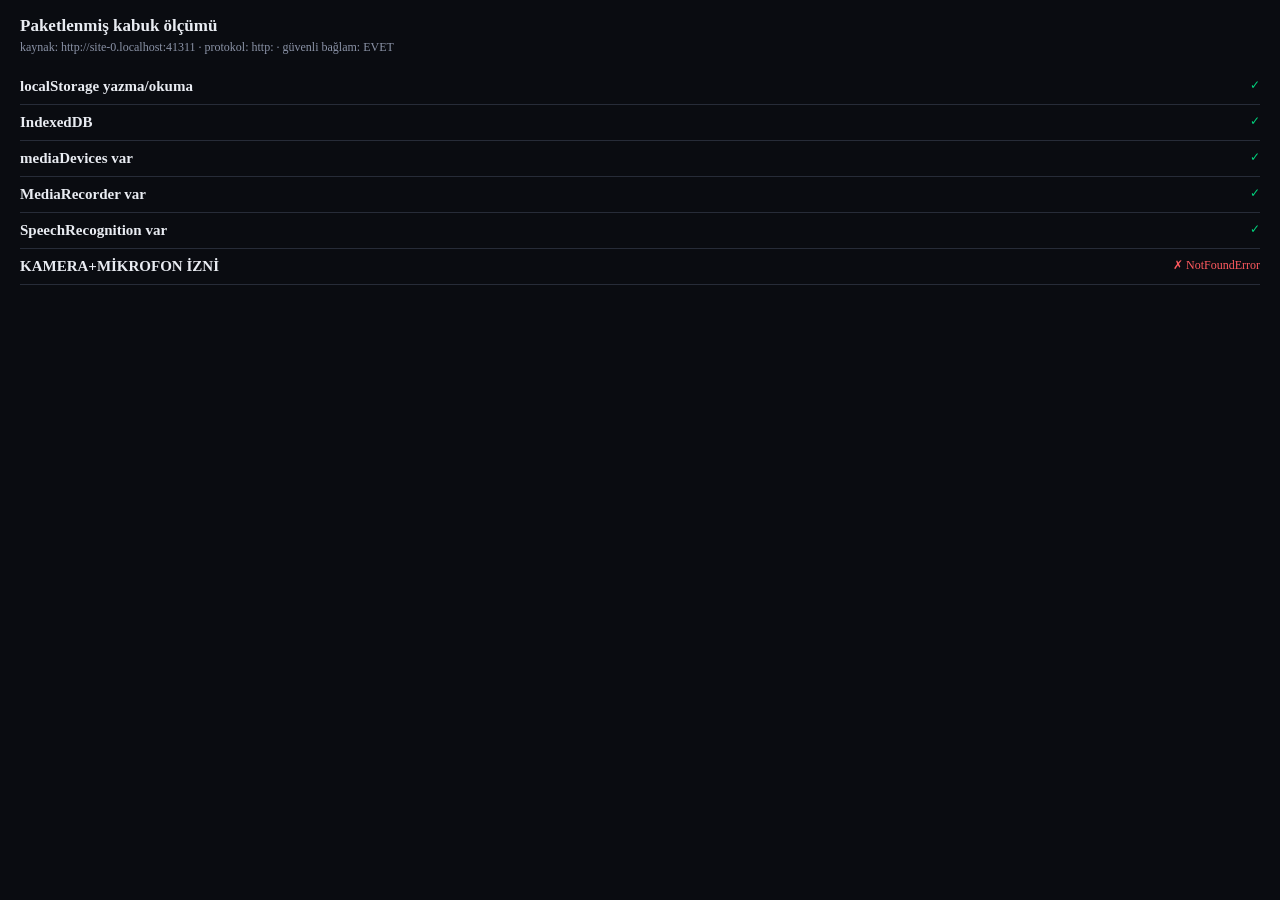
<file: ios-kabuk/olcum-kabuk.html>
<!doctype html><html lang="tr"><head><meta charset="utf-8">
<meta name="viewport" content="width=device-width,initial-scale=1,viewport-fit=cover">
<title>Kabuk ölçümü</title>
<style>body{font:15px -apple-system;background:#0A0C11;color:#e9ecf2;margin:0;
  padding:calc(env(safe-area-inset-top) + 16px) 20px 20px}
h1{font-size:17px;margin:0 0 4px}p{color:#8b93a7;font-size:12px;margin:0 0 14px}
#c>div{padding:9px 0;border-bottom:1px solid #272C38;display:flex;justify-content:space-between;gap:10px}
b{font-weight:600}i{font-style:normal;text-align:right;font-size:12px}
.y{color:#00D47E}.k{color:#ff5a5f}</style></head><body>
<h1>Paketlenmiş kabuk ölçümü</h1><p id="o">kaynak…</p><div id="c"></div>
<script>
var C=document.getElementById('c');
function y(a,t,n){var d=document.createElement('div');
  d.innerHTML='<b>'+a+'</b><i class="'+(t?'y':'k')+'">'+(t?'✓ ':'✗ ')+(n||'')+'</i>';C.appendChild(d);}
document.getElementById('o').textContent='kaynak: '+location.origin+' · protokol: '+location.protocol
  +' · güvenli bağlam: '+(window.isSecureContext?'EVET':'HAYIR');
/* ① KALICI DEPOLAMA — senaryolar ve çekim arşivi buna bağlı. Çalışmazsa
   kullanıcı uygulamayı her kapattığında her şeyini kaybeder. */
try{ localStorage.setItem('sufle_olc','1');
     y('localStorage yazma/okuma', localStorage.getItem('sufle_olc')==='1'); }
catch(e){ y('localStorage yazma/okuma', false, String(e.name)); }
try{ y('IndexedDB', !!window.indexedDB); }catch(e){ y('IndexedDB', false); }
/* ② MEDYA — kabuğun tüm varlık sebebi. */
y('mediaDevices var', !!(navigator.mediaDevices&&navigator.mediaDevices.getUserMedia));
y('MediaRecorder var', typeof MediaRecorder!=='undefined');
y('SpeechRecognition var', !!(window.SpeechRecognition||window.webkitSpeechRecognition));
if(navigator.mediaDevices&&navigator.mediaDevices.getUserMedia){
  navigator.mediaDevices.getUserMedia({video:true,audio:true}).then(function(s){
    y('KAMERA+MİKROFON İZNİ', true, s.getTracks().length+' iz');
    s.getTracks().forEach(function(t){t.stop();});
  }).catch(function(e){ y('KAMERA+MİKROFON İZNİ', false, e.name); });
}else y('KAMERA+MİKROFON İZNİ', false, 'API yok');
</script></body></html>
</file>
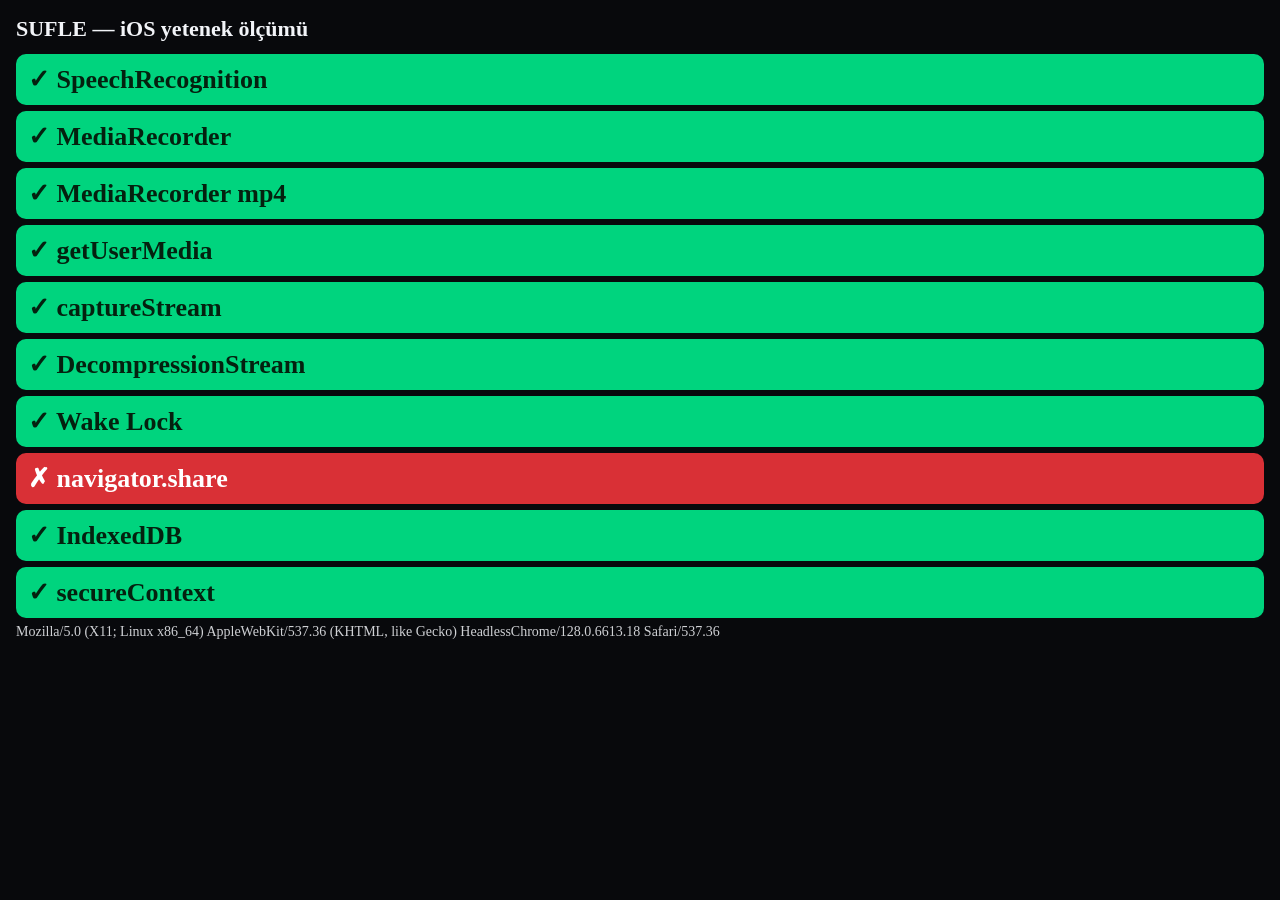
<file: ios-olcum/olcum.html>
<!doctype html><html lang="tr"><head><meta charset="utf-8">
<meta name="viewport" content="width=device-width,initial-scale=1">
<title>iOS yetenek ölçümü</title>
<style>body{font:20px -apple-system;margin:0;padding:16px;background:#08090C;color:#F2F4F8}
h1{font-size:22px;margin:0 0 12px}
.s{padding:10px 12px;margin:6px 0;border-radius:10px;font-weight:800;font-size:26px}
.ok{background:#00D47E;color:#04210F}.no{background:#D93036;color:#fff}
small{display:block;font-weight:400;font-size:14px;opacity:.85;margin-top:4px}</style></head><body>
<h1>SUFLE — iOS yetenek ölçümü</h1>
<div id="out"></div>
<script>
const T=[
 ['SpeechRecognition', ()=>!!(window.SpeechRecognition||window.webkitSpeechRecognition)],
 ['MediaRecorder',     ()=>!!window.MediaRecorder],
 ['MediaRecorder mp4', ()=>!!(window.MediaRecorder&&MediaRecorder.isTypeSupported&&MediaRecorder.isTypeSupported('video/mp4'))],
 ['getUserMedia',      ()=>!!(navigator.mediaDevices&&navigator.mediaDevices.getUserMedia)],
 ['captureStream',     ()=>typeof document.createElement('canvas').captureStream==='function'],
 ['DecompressionStream',()=>typeof DecompressionStream!=='undefined'],
 ['Wake Lock',         ()=>!!(navigator.wakeLock)],
 ['navigator.share',   ()=>!!navigator.share],
 ['IndexedDB',         ()=>!!window.indexedDB],
 ['secureContext',     ()=>!!window.isSecureContext],
];
const o=document.getElementById('out');
for(const [ad,f] of T){
  let v=false; try{ v=f(); }catch(e){}
  const d=document.createElement('div');
  d.className='s '+(v?'ok':'no');
  d.textContent=(v?'✓ ':'✗ ')+ad;
  o.appendChild(d);
}
const ua=document.createElement('small'); ua.textContent=navigator.userAgent; o.appendChild(ua);
</script></body></html>
</file>
